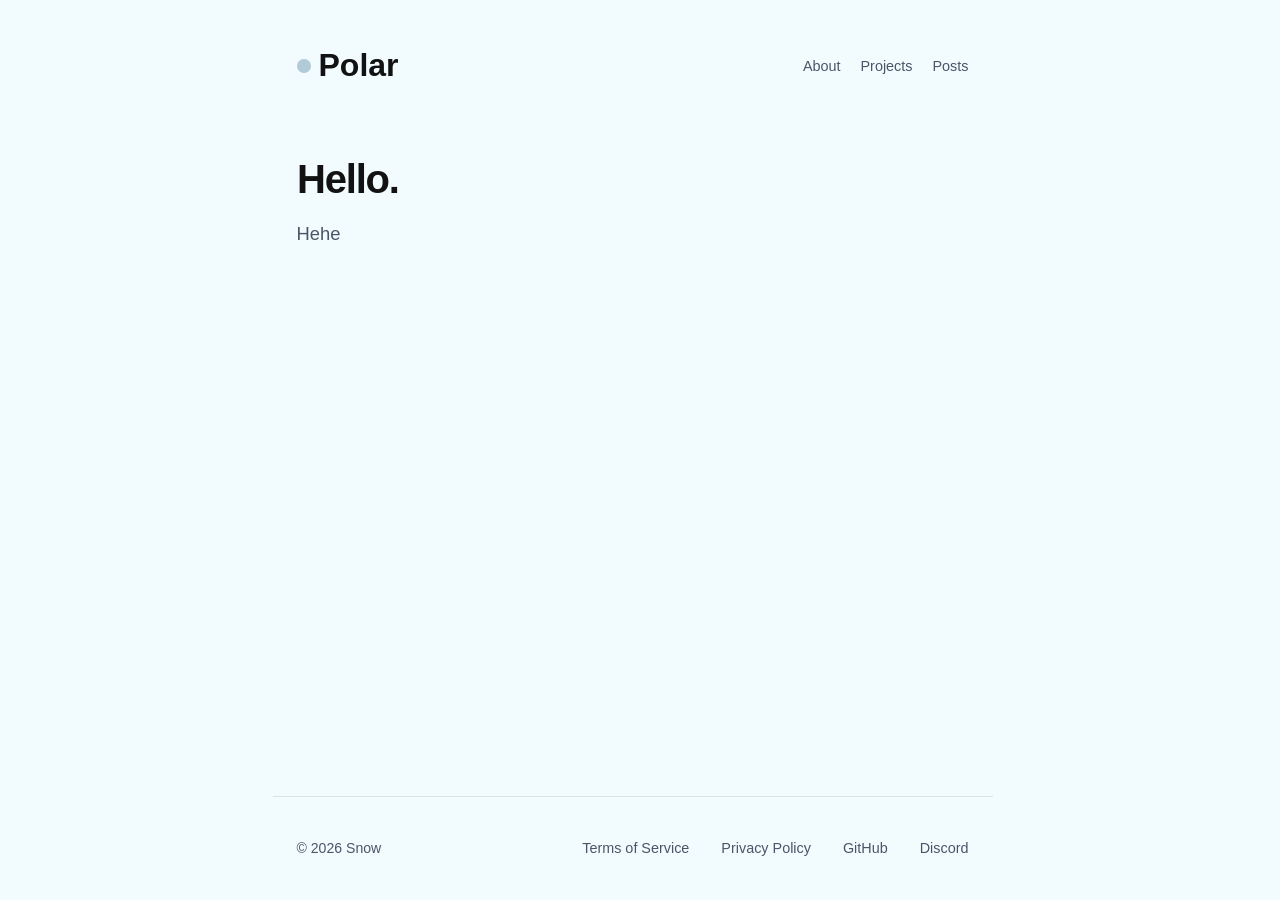
<file: index.html>
<!DOCTYPE html>
<html lang="en">

<head>
  <meta charset="UTF-8">
  <meta name="viewport" content="width=device-width, initial-scale=1.0">
  <title>Polar</title>
  <link rel="icon" type="image/svg+xml" href="favicon.svg">
  <link rel="stylesheet" href="style.css?v=4">
</head>

<body>

  <header class="container header">
    <a href="/" class="brand">
      <span class="color-dot"></span>
      <span>Polar</span>
    </a>
    <nav>
      <ul class="nav-links">
        <li><a href="/about">About</a></li>
        <li><a href="/projects">Projects</a></li>
        <li><a href="/posts">Posts</a></li>
      </ul>
    </nav>
  </header>

  <main class="container">
    <section class="section">
      <h1><span id="greeting" class="greeting-text">Hello.</span></h1>
      <p class="lead">
        Hehe
      </p>
    </section>
  </main>

  <footer class="container footer">
    <p>&copy; 2026 Snow</p>
    <ul class="nav-links">
      <li><a href="/terms">Terms of Service</a></li>
      <li><a href="/privacy">Privacy Policy</a></li>
      <li><a href="https://github.com/adieltan" target="_blank" rel="noopener">GitHub</a></li>
      <li><a href="https://discord.gg/dHGqUZNqCu" target="_blank" rel="noopener">Discord</a></li>
    </ul>
  </footer>

  <script>
    const greetings = [
      "Hello.",
      "你好。",
      "Hallo.",
      "안녕하세요.",
      "Apa khabar?",
    ];
    let i = 0;
    const el = document.getElementById("greeting");

    setInterval(() => {
      el.classList.add("fade-out");
      setTimeout(() => {
        i = (i + 1) % greetings.length;
        el.textContent = greetings[i];
        el.style.transform = "translateY(6px)";
        el.offsetHeight; // Force reflow
        el.classList.remove("fade-out");
        el.style.transform = "";
      }, 350);
    }, 2200);
  </script>
</body>

</html>
</file>
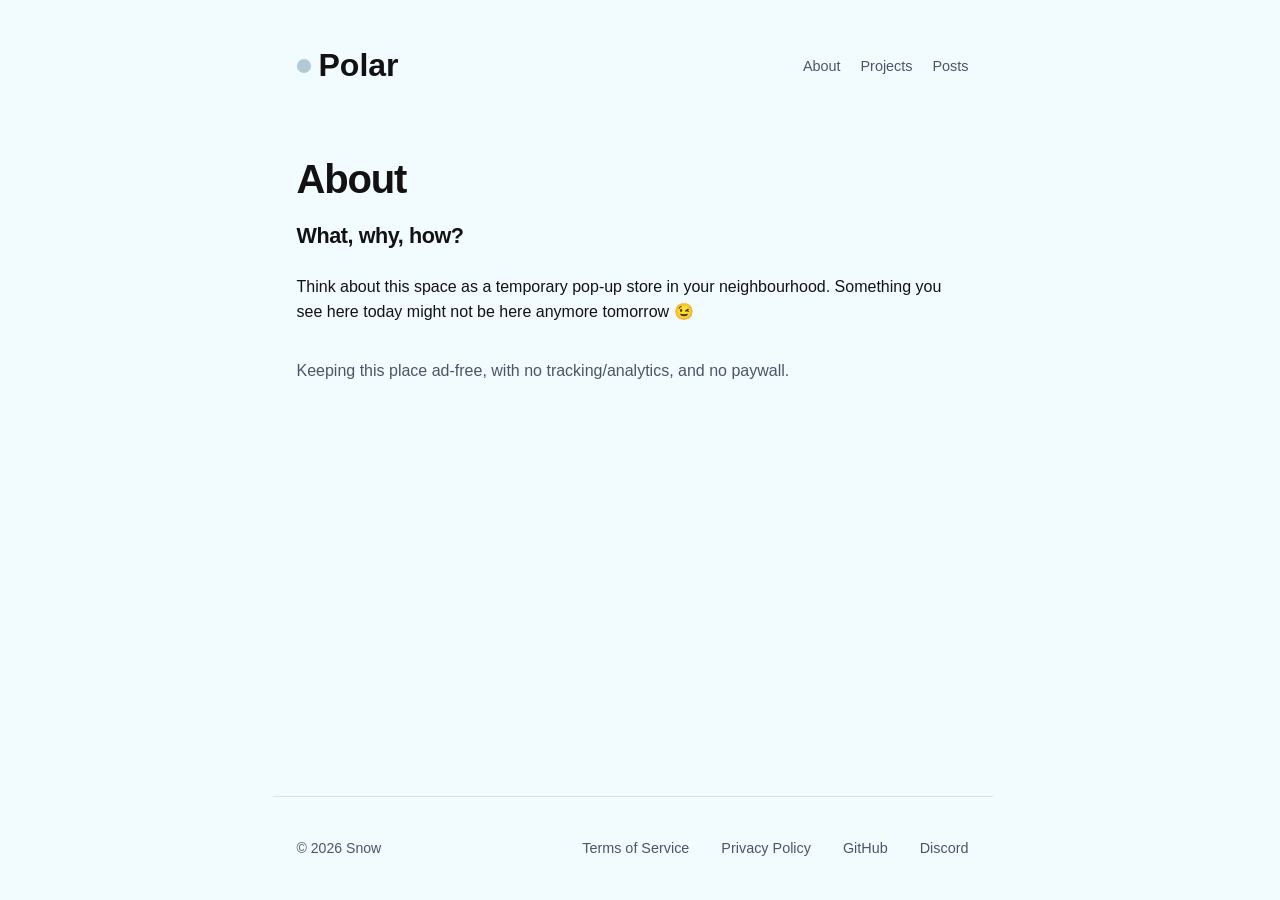
<file: about.html>
<!DOCTYPE html>
<html lang="en">

<head>
  <meta charset="UTF-8">
  <meta name="viewport" content="width=device-width, initial-scale=1.0">
  <title>About - Polar</title>
  <link rel="icon" type="image/svg+xml" href="favicon.svg">
  <link rel="stylesheet" href="style.css?v=3">
</head>

<body>

  <header class="container header">
    <a href="/" class="brand">
      <span class="color-dot"></span>
      <span>Polar</span>
    </a>
    <nav>
      <ul class="nav-links">
        <li><a href="/about">About</a></li>
        <li><a href="/projects">Projects</a></li>
        <li><a href="/posts">Posts</a></li>
      </ul>
    </nav>
  </header>

  <main class="container">
    <section class="section">
      <h1>About</h1>
      <h2>What, why, how?</h2>
      <p>
        Think about this space as a temporary pop-up store in your neighbourhood.
        Something you see here today might not be here anymore tomorrow 😉

      </p>

      <div
        style="margin-top: 2rem; display: flex; flex-direction: column; gap: 1.5rem; color: var(--text-muted); line-height: 1.7;">
        <p>
          Keeping this place ad-free, with no tracking/analytics, and no paywall.
        </p>

      </div>
    </section>
  </main>

  <footer class="container footer">
    <p>&copy; 2026 Snow</p>
    <ul class="nav-links">
      <li><a href="/terms">Terms of Service</a></li>
      <li><a href="/privacy">Privacy Policy</a></li>
      <li><a href="https://github.com/adieltan" target="_blank" rel="noopener">GitHub</a></li>
      <li><a href="https://discord.gg/dHGqUZNqCu" target="_blank" rel="noopener">Discord</a></li>
    </ul>
  </footer>

</body>

</html>
</file>
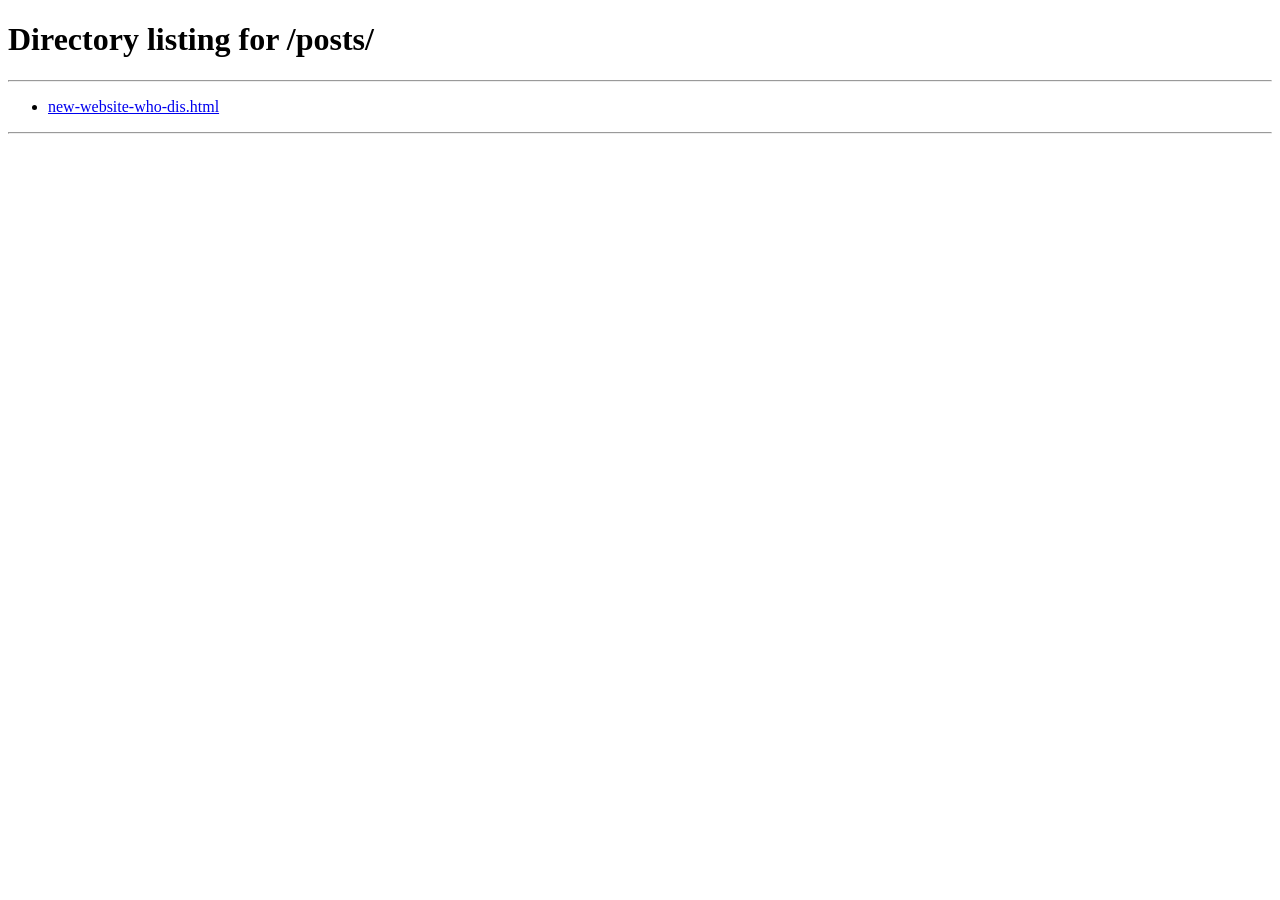
<file: post.html>
<!DOCTYPE html>
<html lang="en">

<head>
  <meta charset="UTF-8">
  <meta name="viewport" content="width=device-width, initial-scale=1.0">
  <title>Redirecting... - Polar</title>
  <script>
    const params = new URLSearchParams(window.location.search);
    const slug = params.get("post");
    if (slug) {
      window.location.replace("/posts/" + encodeURIComponent(slug));
    } else {
      window.location.replace("/posts");
    }
  </script>
</head>

<body style="font-family: system-ui, sans-serif; padding: 2rem; color: #4b5563;">
  <p>Redirecting to article... <a id="fallback" href="/posts" style="color: #2563eb;">Click here if not redirected</a>.</p>
  <script>
    const params = new URLSearchParams(window.location.search);
    const slug = params.get("post");
    if (slug) {
      const fb = document.getElementById("fallback");
      fb.href = "/posts/" + encodeURIComponent(slug);
    }
  </script>
</body>

</html>
</file>
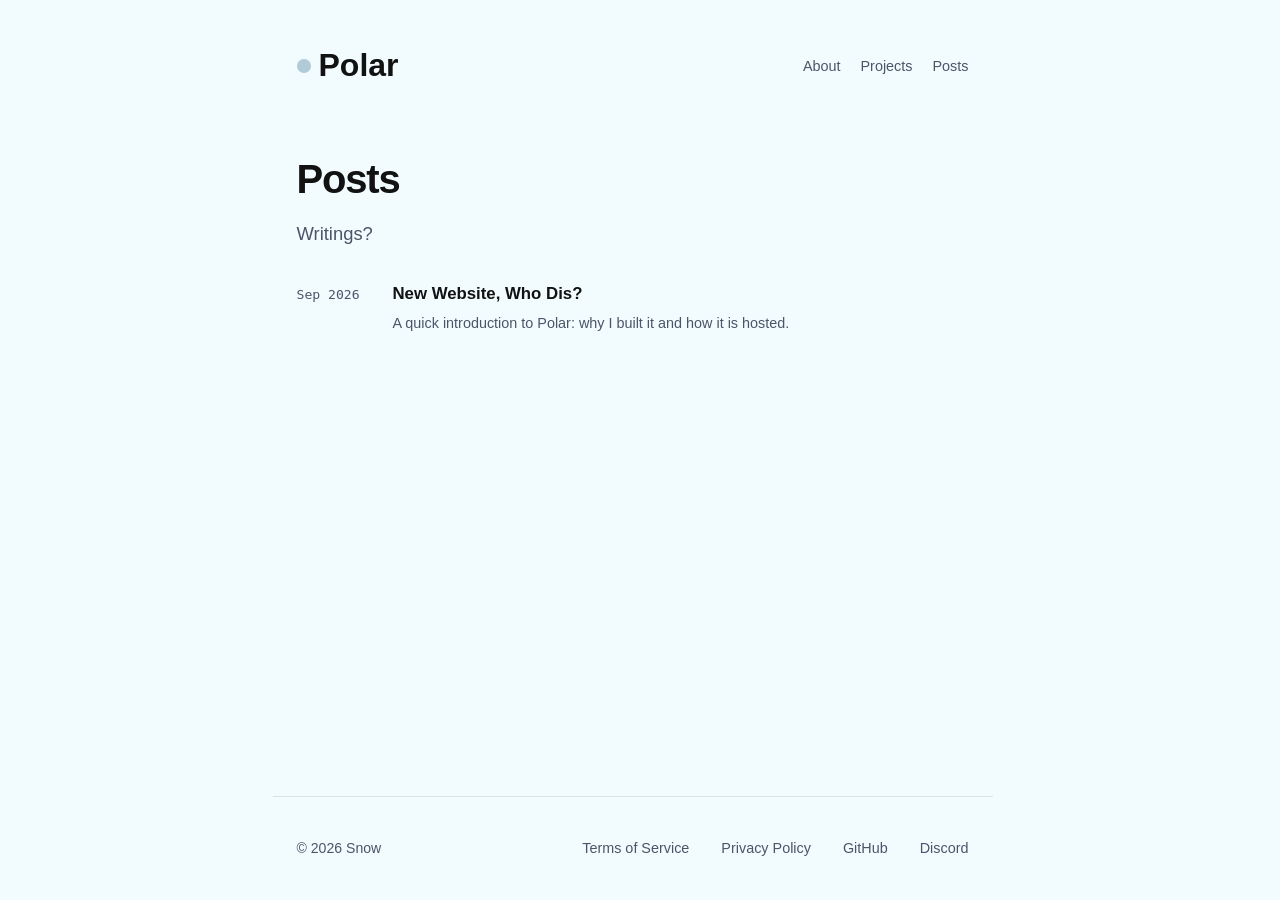
<file: posts.html>
<!DOCTYPE html>
<html lang="en">

<head>
  <meta charset="UTF-8">
  <meta name="viewport" content="width=device-width, initial-scale=1.0">
  <title>Posts - Polar</title>
  <link rel="icon" type="image/svg+xml" href="/favicon.svg">
  <link rel="stylesheet" href="/style.css?v=4">
</head>

<body>

  <header class="container header">
    <a href="/" class="brand">
      <span class="color-dot"></span>
      <span>Polar</span>
    </a>
    <nav>
      <ul class="nav-links">
        <li><a href="/about">About</a></li>
        <li><a href="/projects">Projects</a></li>
        <li><a href="/posts">Posts</a></li>
      </ul>
    </nav>
  </header>

  <main class="container">
    <section class="section">
      <h1>Posts</h1>
      <p class="lead">
        Writings?
      </p>

      <div style="margin-top: 2rem;">
        <ul class="posts-list">
          <li class="post-item">
            <div class="post-meta">
              <span class="post-date">Sep 2026</span>
              <a href="/posts/new-website-who-dis" class="post-title">New Website, Who Dis?</a>
            </div>
            <p class="post-desc">A quick introduction to Polar: why I built it and how it is hosted.</p>
          </li>
        </ul>
      </div>
    </section>
  </main>

  <footer class="container footer">
    <p>&copy; 2026 Snow</p>
    <ul class="nav-links">
      <li><a href="/terms">Terms of Service</a></li>
      <li><a href="/privacy">Privacy Policy</a></li>
      <li><a href="https://github.com/adieltan" target="_blank" rel="noopener">GitHub</a></li>
      <li><a href="https://discord.gg/dHGqUZNqCu" target="_blank" rel="noopener">Discord</a></li>
    </ul>
  </footer>

</body>

</html>
</file>
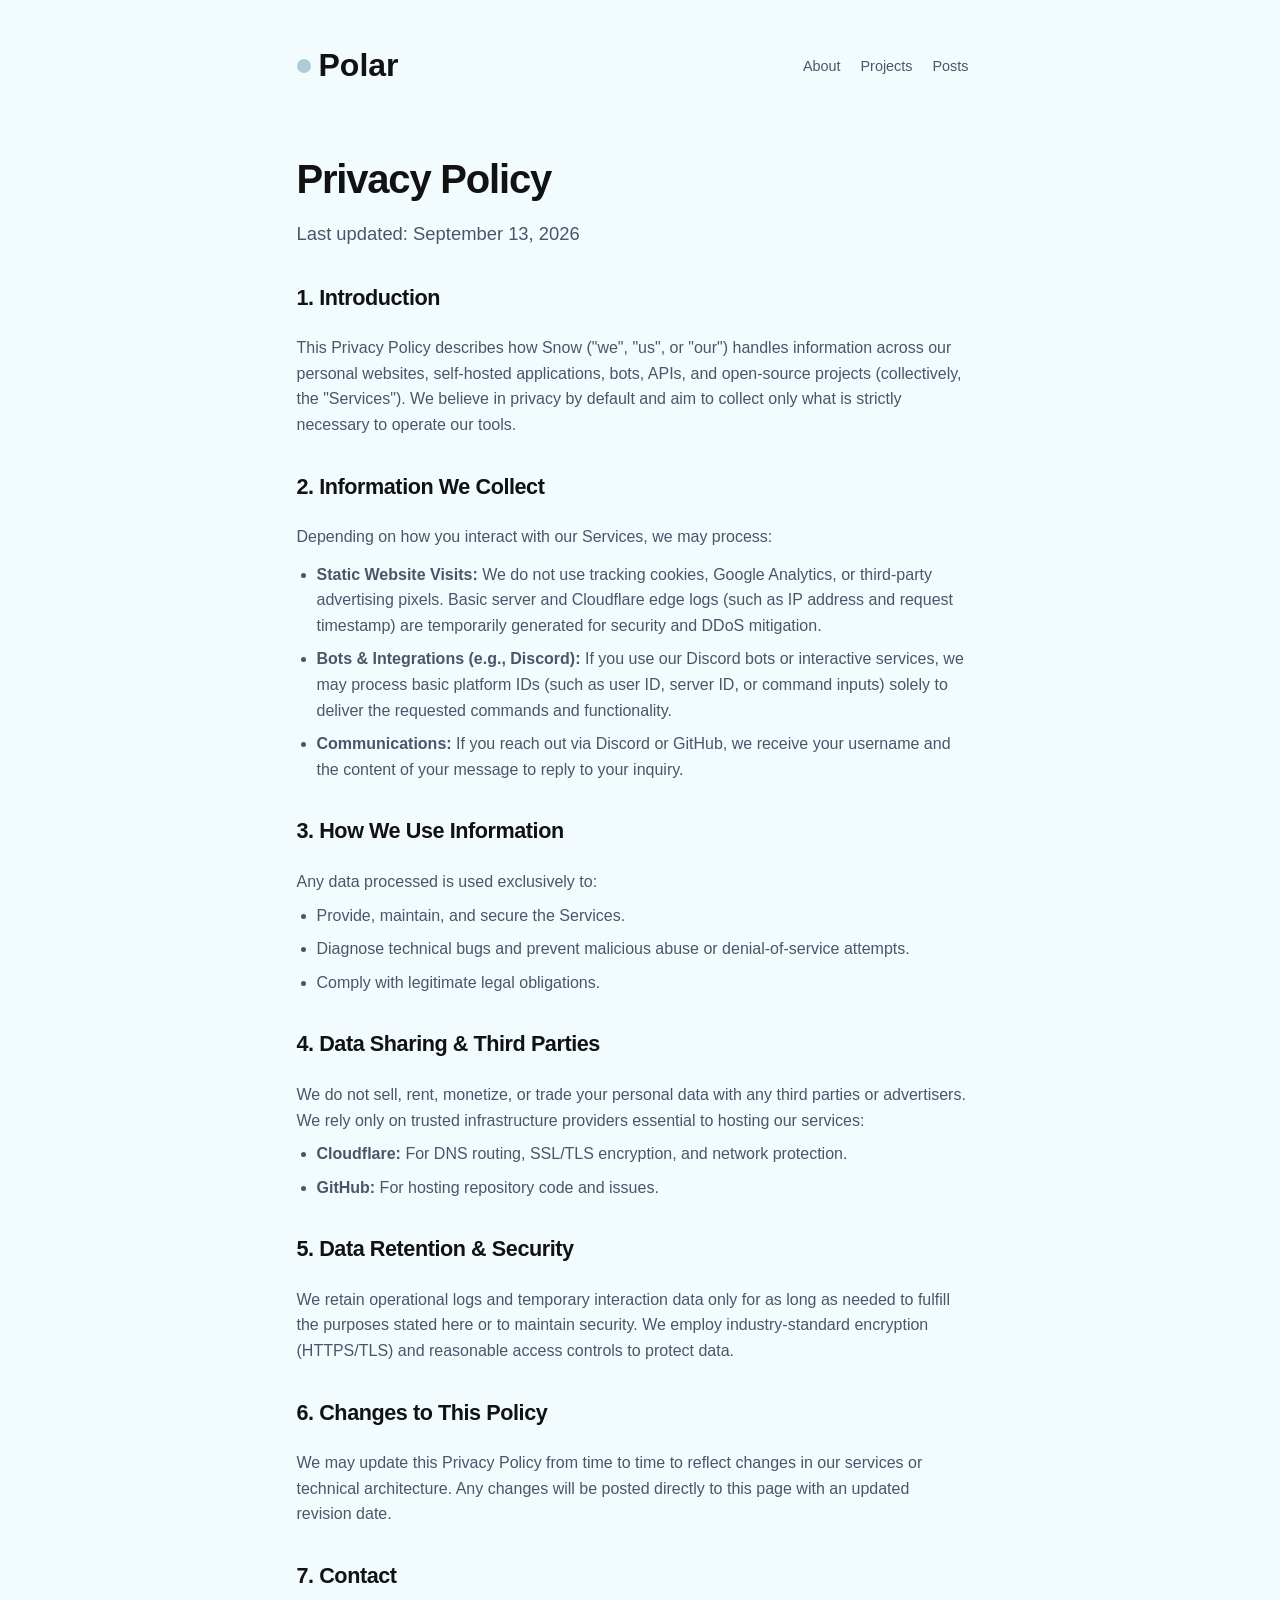
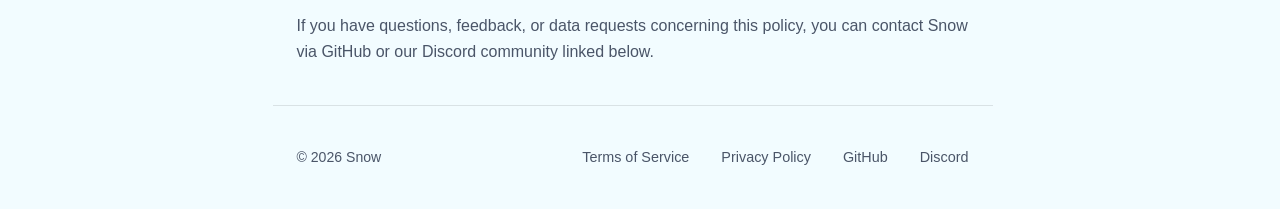
<file: privacy.html>
<!DOCTYPE html>
<html lang="en">

<head>
  <meta charset="UTF-8">
  <meta name="viewport" content="width=device-width, initial-scale=1.0">
  <title>Privacy Policy - Polar</title>
  <link rel="icon" type="image/svg+xml" href="favicon.svg">
  <link rel="stylesheet" href="style.css?v=3">
</head>

<body>

  <header class="container header">
    <a href="/" class="brand">
      <span class="color-dot"></span>
      <span>Polar</span>
    </a>
    <nav>
      <ul class="nav-links">
        <li><a href="/about">About</a></li>
        <li><a href="/projects">Projects</a></li>
        <li><a href="/posts">Posts</a></li>
      </ul>
    </nav>
  </header>

  <main class="container">
    <section class="section">
      <h1>Privacy Policy</h1>
      <p class="lead">Last updated: September 13, 2026</p>

      <div style="margin-top: 2rem; display: flex; flex-direction: column; gap: 2rem;">
        <div>
          <h2>1. Introduction</h2>
          <p style="color: var(--text-muted); line-height: 1.6;">
            This Privacy Policy describes how Snow ("we", "us", or "our") handles information across our personal websites, self-hosted applications, bots, APIs, and open-source projects (collectively, the "Services"). We believe in privacy by default and aim to collect only what is strictly necessary to operate our tools.
          </p>
        </div>

        <div>
          <h2>2. Information We Collect</h2>
          <p style="color: var(--text-muted); line-height: 1.6; margin-bottom: 0.75rem;">
            Depending on how you interact with our Services, we may process:
          </p>
          <ul style="color: var(--text-muted); line-height: 1.6; padding-left: 1.25rem; display: flex; flex-direction: column; gap: 0.5rem;">
            <li><strong>Static Website Visits:</strong> We do not use tracking cookies, Google Analytics, or third-party advertising pixels. Basic server and Cloudflare edge logs (such as IP address and request timestamp) are temporarily generated for security and DDoS mitigation.</li>
            <li><strong>Bots & Integrations (e.g., Discord):</strong> If you use our Discord bots or interactive services, we may process basic platform IDs (such as user ID, server ID, or command inputs) solely to deliver the requested commands and functionality.</li>
            <li><strong>Communications:</strong> If you reach out via Discord or GitHub, we receive your username and the content of your message to reply to your inquiry.</li>
          </ul>
        </div>

        <div>
          <h2>3. How We Use Information</h2>
          <p style="color: var(--text-muted); line-height: 1.6;">
            Any data processed is used exclusively to:
          </p>
          <ul style="color: var(--text-muted); line-height: 1.6; padding-left: 1.25rem; margin-top: 0.5rem; display: flex; flex-direction: column; gap: 0.5rem;">
            <li>Provide, maintain, and secure the Services.</li>
            <li>Diagnose technical bugs and prevent malicious abuse or denial-of-service attempts.</li>
            <li>Comply with legitimate legal obligations.</li>
          </ul>
        </div>

        <div>
          <h2>4. Data Sharing & Third Parties</h2>
          <p style="color: var(--text-muted); line-height: 1.6;">
            We do not sell, rent, monetize, or trade your personal data with any third parties or advertisers. We rely only on trusted infrastructure providers essential to hosting our services:
          </p>
          <ul style="color: var(--text-muted); line-height: 1.6; padding-left: 1.25rem; margin-top: 0.5rem; display: flex; flex-direction: column; gap: 0.5rem;">
            <li><strong>Cloudflare:</strong> For DNS routing, SSL/TLS encryption, and network protection.</li>
            <li><strong>GitHub:</strong> For hosting repository code and issues.</li>
          </ul>
        </div>

        <div>
          <h2>5. Data Retention & Security</h2>
          <p style="color: var(--text-muted); line-height: 1.6;">
            We retain operational logs and temporary interaction data only for as long as needed to fulfill the purposes stated here or to maintain security. We employ industry-standard encryption (HTTPS/TLS) and reasonable access controls to protect data.
          </p>
        </div>

        <div>
          <h2>6. Changes to This Policy</h2>
          <p style="color: var(--text-muted); line-height: 1.6;">
            We may update this Privacy Policy from time to time to reflect changes in our services or technical architecture. Any changes will be posted directly to this page with an updated revision date.
          </p>
        </div>

        <div>
          <h2>7. Contact</h2>
          <p style="color: var(--text-muted); line-height: 1.6;">
            If you have questions, feedback, or data requests concerning this policy, you can contact Snow via GitHub or our Discord community linked below.
          </p>
        </div>
      </div>
    </section>
  </main>

  <footer class="container footer">
    <p>&copy; 2026 Snow</p>
    <ul class="nav-links">
      <li><a href="/terms">Terms of Service</a></li>
      <li><a href="/privacy">Privacy Policy</a></li>
      <li><a href="https://github.com/adieltan" target="_blank" rel="noopener">GitHub</a></li>
      <li><a href="https://discord.gg/dHGqUZNqCu" target="_blank" rel="noopener">Discord</a></li>
    </ul>
  </footer>

</body>

</html>
</file>
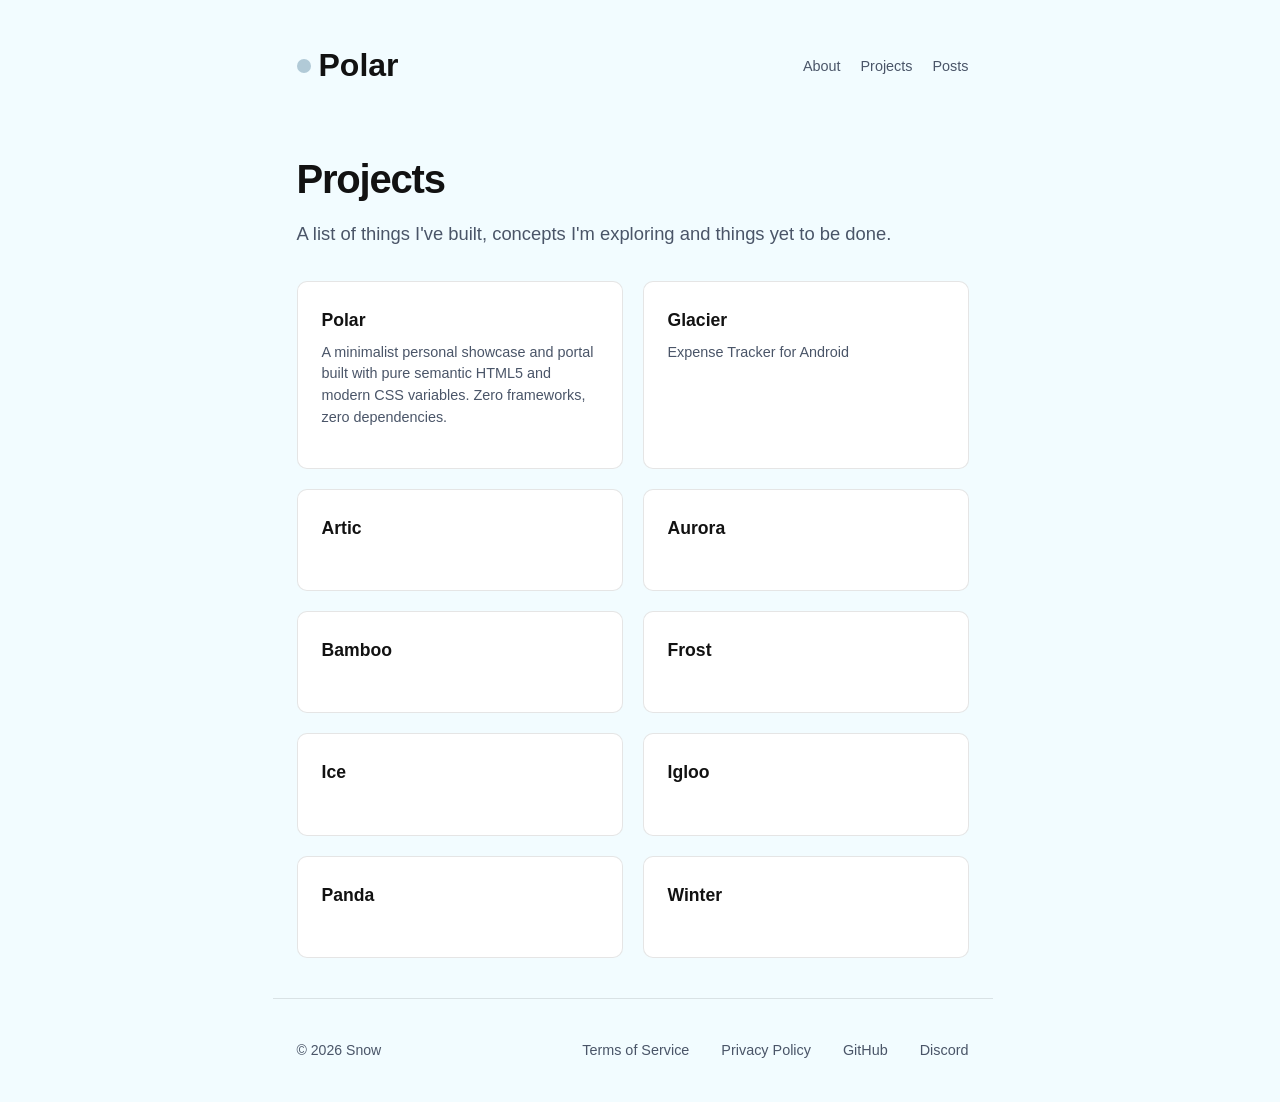
<file: projects.html>
<!DOCTYPE html>
<html lang="en">

<head>
  <meta charset="UTF-8">
  <meta name="viewport" content="width=device-width, initial-scale=1.0">
  <title>Projects - Polar</title>
  <link rel="icon" type="image/svg+xml" href="favicon.svg">
  <link rel="stylesheet" href="style.css?v=5">
</head>

<body>

  <header class="container header">
    <a href="/" class="brand">
      <span class="color-dot"></span>
      <span>Polar</span>
    </a>
    <nav>
      <ul class="nav-links">
        <li><a href="/about">About</a></li>
        <li><a href="/projects">Projects</a></li>
        <li><a href="/posts">Posts</a></li>
      </ul>
    </nav>
  </header>

  <main class="container">
    <section class="section">
      <h1>Projects</h1>
      <p class="lead">
        A list of things I've built, concepts I'm exploring and things yet to be done.
      </p>

      <div class="grid" style="margin-top: 2rem;">
        <a href="https://github.com/adieltan/polar" target="_blank" rel="noopener" class="card">
          <h3>Polar</h3>
          <p>A minimalist personal showcase and portal built with pure semantic HTML5 and modern CSS variables. Zero
            frameworks, zero dependencies.</p>
        </a>

        <a href="https://glacier.909090909.xyz" target="_blank" rel="noopener" class="card">
          <h3>Glacier</h3>
          <p>Expense Tracker for Android</p>
        </a>

        <div class="card">
          <h3>Artic</h3>
          <p></p>
        </div>

        <div class="card">
          <h3>Aurora</h3>
          <p></p>
        </div>

        <div class="card">
          <h3>Bamboo</h3>
          <p></p>
        </div>

        <div class="card">
          <h3>Frost</h3>
          <p></p>
        </div>

        <div class="card">
          <h3>Ice</h3>
          <p></p>
        </div>

        <div class="card">
          <h3>Igloo</h3>
          <p></p>
        </div>

        <div class="card">
          <h3>Panda</h3>
          <p></p>
        </div>

        <div class="card">
          <h3>Winter</h3>
          <p></p>
        </div>
      </div>
    </section>
  </main>

  <footer class="container footer">
    <p>&copy; 2026 Snow</p>
    <ul class="nav-links">
      <li><a href="/terms">Terms of Service</a></li>
      <li><a href="/privacy">Privacy Policy</a></li>
      <li><a href="https://github.com/adieltan" target="_blank" rel="noopener">GitHub</a></li>
      <li><a href="https://discord.gg/dHGqUZNqCu" target="_blank" rel="noopener">Discord</a></li>
    </ul>
  </footer>

</body>

</html>
</file>
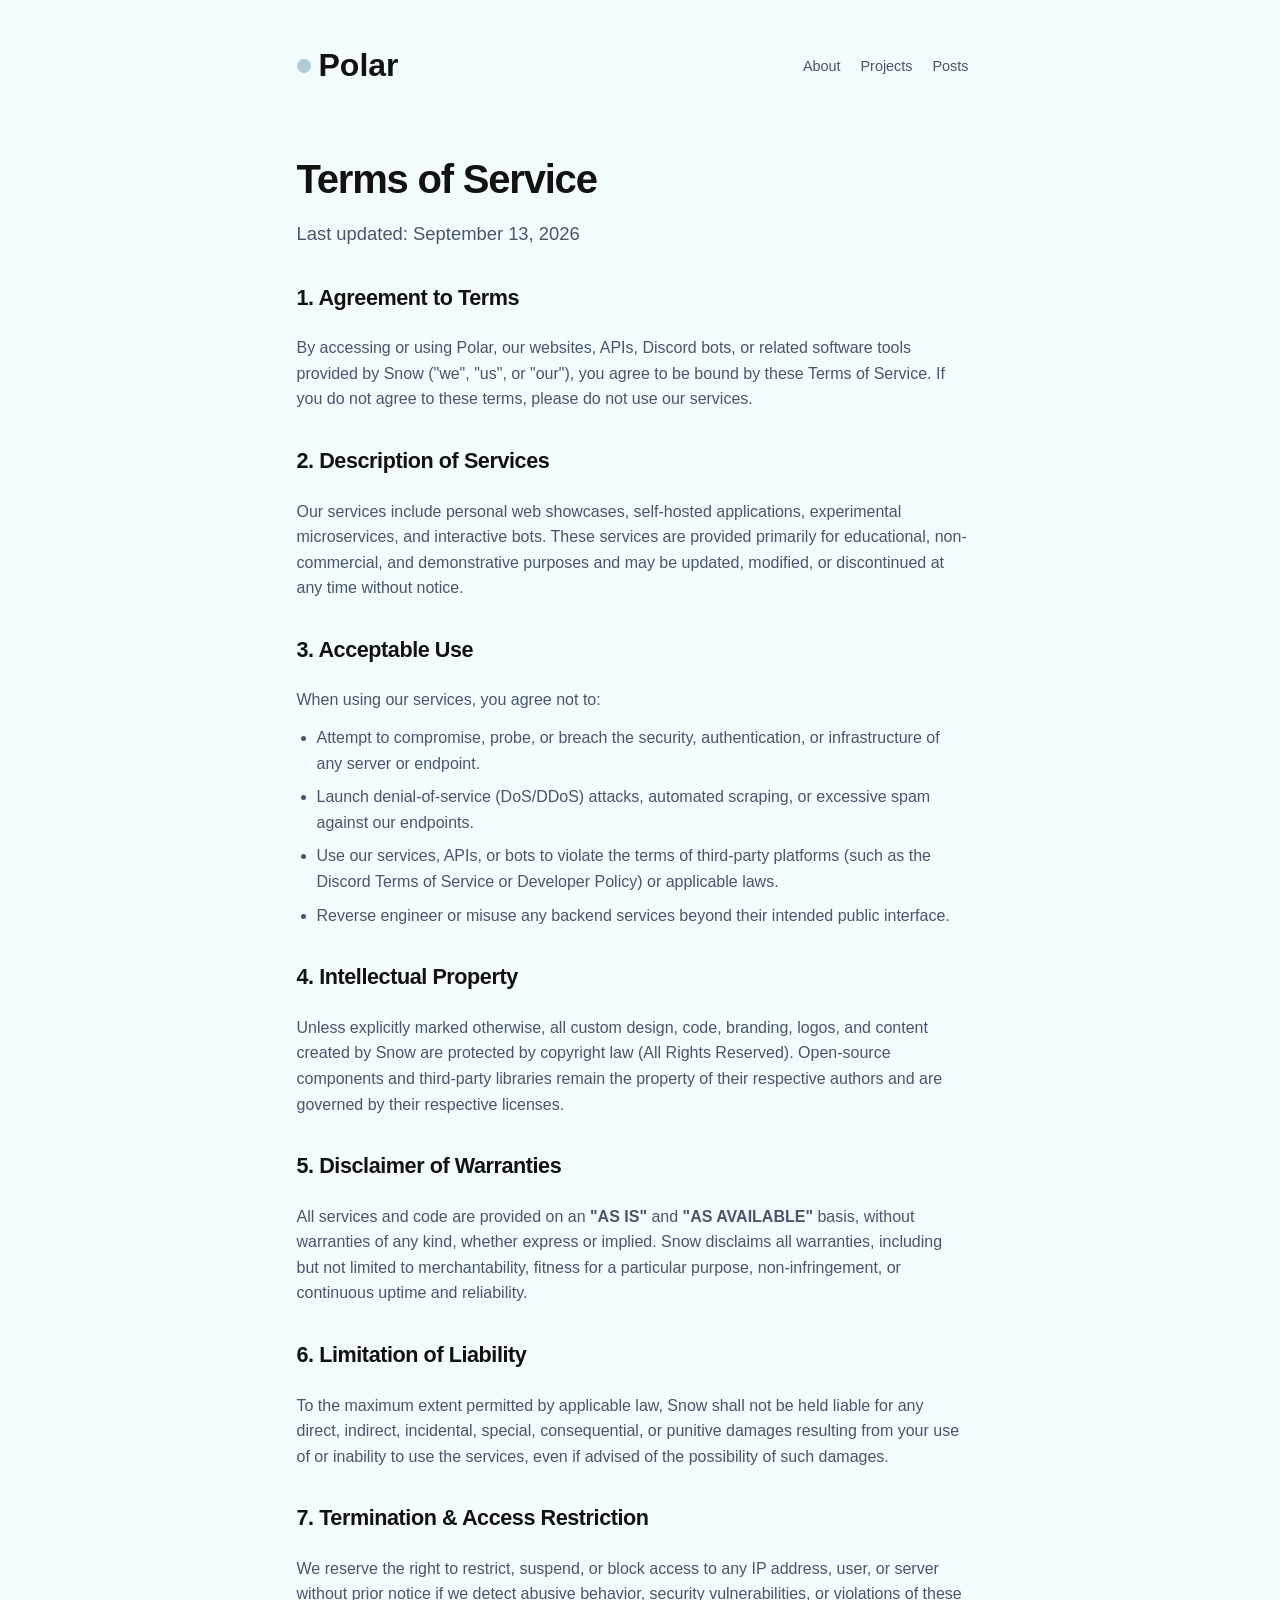
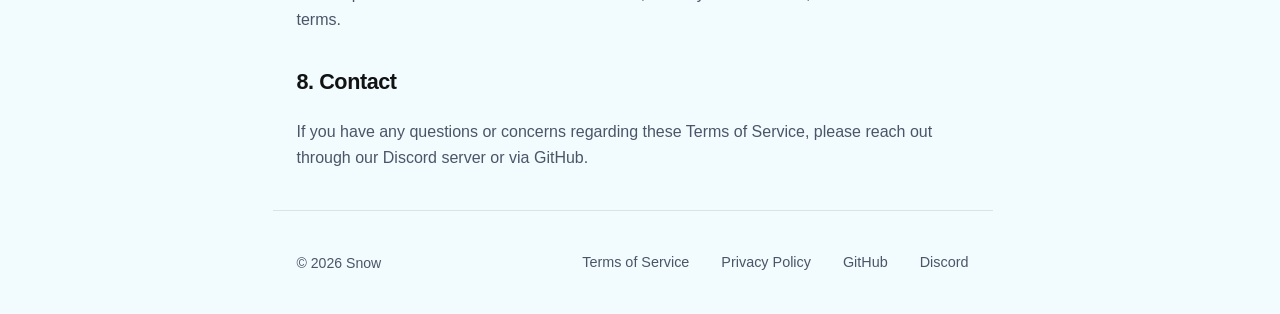
<file: terms.html>
<!DOCTYPE html>
<html lang="en">

<head>
  <meta charset="UTF-8">
  <meta name="viewport" content="width=device-width, initial-scale=1.0">
  <title>Terms of Service - Polar</title>
  <link rel="icon" type="image/svg+xml" href="favicon.svg">
  <link rel="stylesheet" href="style.css?v=3">
</head>

<body>

  <header class="container header">
    <a href="/" class="brand">
      <span class="color-dot"></span>
      <span>Polar</span>
    </a>
    <nav>
      <ul class="nav-links">
        <li><a href="/about">About</a></li>
        <li><a href="/projects">Projects</a></li>
        <li><a href="/posts">Posts</a></li>
      </ul>
    </nav>
  </header>

  <main class="container">
    <section class="section">
      <h1>Terms of Service</h1>
      <p class="lead">Last updated: September 13, 2026</p>

      <div style="margin-top: 2rem; display: flex; flex-direction: column; gap: 2rem;">
        <div>
          <h2>1. Agreement to Terms</h2>
          <p style="color: var(--text-muted); line-height: 1.6;">
            By accessing or using Polar, our websites, APIs, Discord bots, or related software tools provided by Snow
            ("we", "us", or "our"), you agree to be bound by these Terms of Service. If you do not agree to these terms,
            please do not use our services.
          </p>
        </div>

        <div>
          <h2>2. Description of Services</h2>
          <p style="color: var(--text-muted); line-height: 1.6;">
            Our services include personal web showcases, self-hosted applications, experimental microservices, and
            interactive bots. These services are provided primarily for educational, non-commercial, and demonstrative
            purposes and may be updated, modified, or discontinued at any time without notice.
          </p>
        </div>

        <div>
          <h2>3. Acceptable Use</h2>
          <p style="color: var(--text-muted); line-height: 1.6; margin-bottom: 0.75rem;">
            When using our services, you agree not to:
          </p>
          <ul
            style="color: var(--text-muted); line-height: 1.6; padding-left: 1.25rem; display: flex; flex-direction: column; gap: 0.5rem;">
            <li>Attempt to compromise, probe, or breach the security, authentication, or infrastructure of any server or
              endpoint.</li>
            <li>Launch denial-of-service (DoS/DDoS) attacks, automated scraping, or excessive spam against our
              endpoints.</li>
            <li>Use our services, APIs, or bots to violate the terms of third-party platforms (such as the Discord Terms
              of Service or Developer Policy) or applicable laws.</li>
            <li>Reverse engineer or misuse any backend services beyond their intended public interface.</li>
          </ul>
        </div>

        <div>
          <h2>4. Intellectual Property</h2>
          <p style="color: var(--text-muted); line-height: 1.6;">
            Unless explicitly marked otherwise, all custom design, code, branding, logos, and content created by Snow
            are protected by copyright law (All Rights Reserved). Open-source components and third-party libraries
            remain the property of their respective authors and are governed by their respective licenses.
          </p>
        </div>

        <div>
          <h2>5. Disclaimer of Warranties</h2>
          <p style="color: var(--text-muted); line-height: 1.6;">
            All services and code are provided on an <strong>"AS IS"</strong> and <strong>"AS AVAILABLE"</strong> basis,
            without warranties of any kind, whether express or implied. Snow disclaims all warranties, including but not
            limited to merchantability, fitness for a particular purpose, non-infringement, or continuous uptime and
            reliability.
          </p>
        </div>

        <div>
          <h2>6. Limitation of Liability</h2>
          <p style="color: var(--text-muted); line-height: 1.6;">
            To the maximum extent permitted by applicable law, Snow shall not be held liable for any direct, indirect,
            incidental, special, consequential, or punitive damages resulting from your use of or inability to use the
            services, even if advised of the possibility of such damages.
          </p>
        </div>

        <div>
          <h2>7. Termination & Access Restriction</h2>
          <p style="color: var(--text-muted); line-height: 1.6;">
            We reserve the right to restrict, suspend, or block access to any IP address, user, or server without prior
            notice if we detect abusive behavior, security vulnerabilities, or violations of these terms.
          </p>
        </div>

        <div>
          <h2>8. Contact</h2>
          <p style="color: var(--text-muted); line-height: 1.6;">
            If you have any questions or concerns regarding these Terms of Service, please reach out through our Discord
            server or via GitHub.
          </p>
        </div>
      </div>
    </section>
  </main>

  <footer class="container footer">
    <p>&copy; 2026 Snow</p>
    <ul class="nav-links">
      <li><a href="/terms">Terms of Service</a></li>
      <li><a href="/privacy">Privacy Policy</a></li>
      <li><a href="https://github.com/adieltan" target="_blank" rel="noopener">GitHub</a></li>
      <li><a href="https://discord.gg/dHGqUZNqCu" target="_blank" rel="noopener">Discord</a></li>
    </ul>
  </footer>

</body>

</html>
</file>
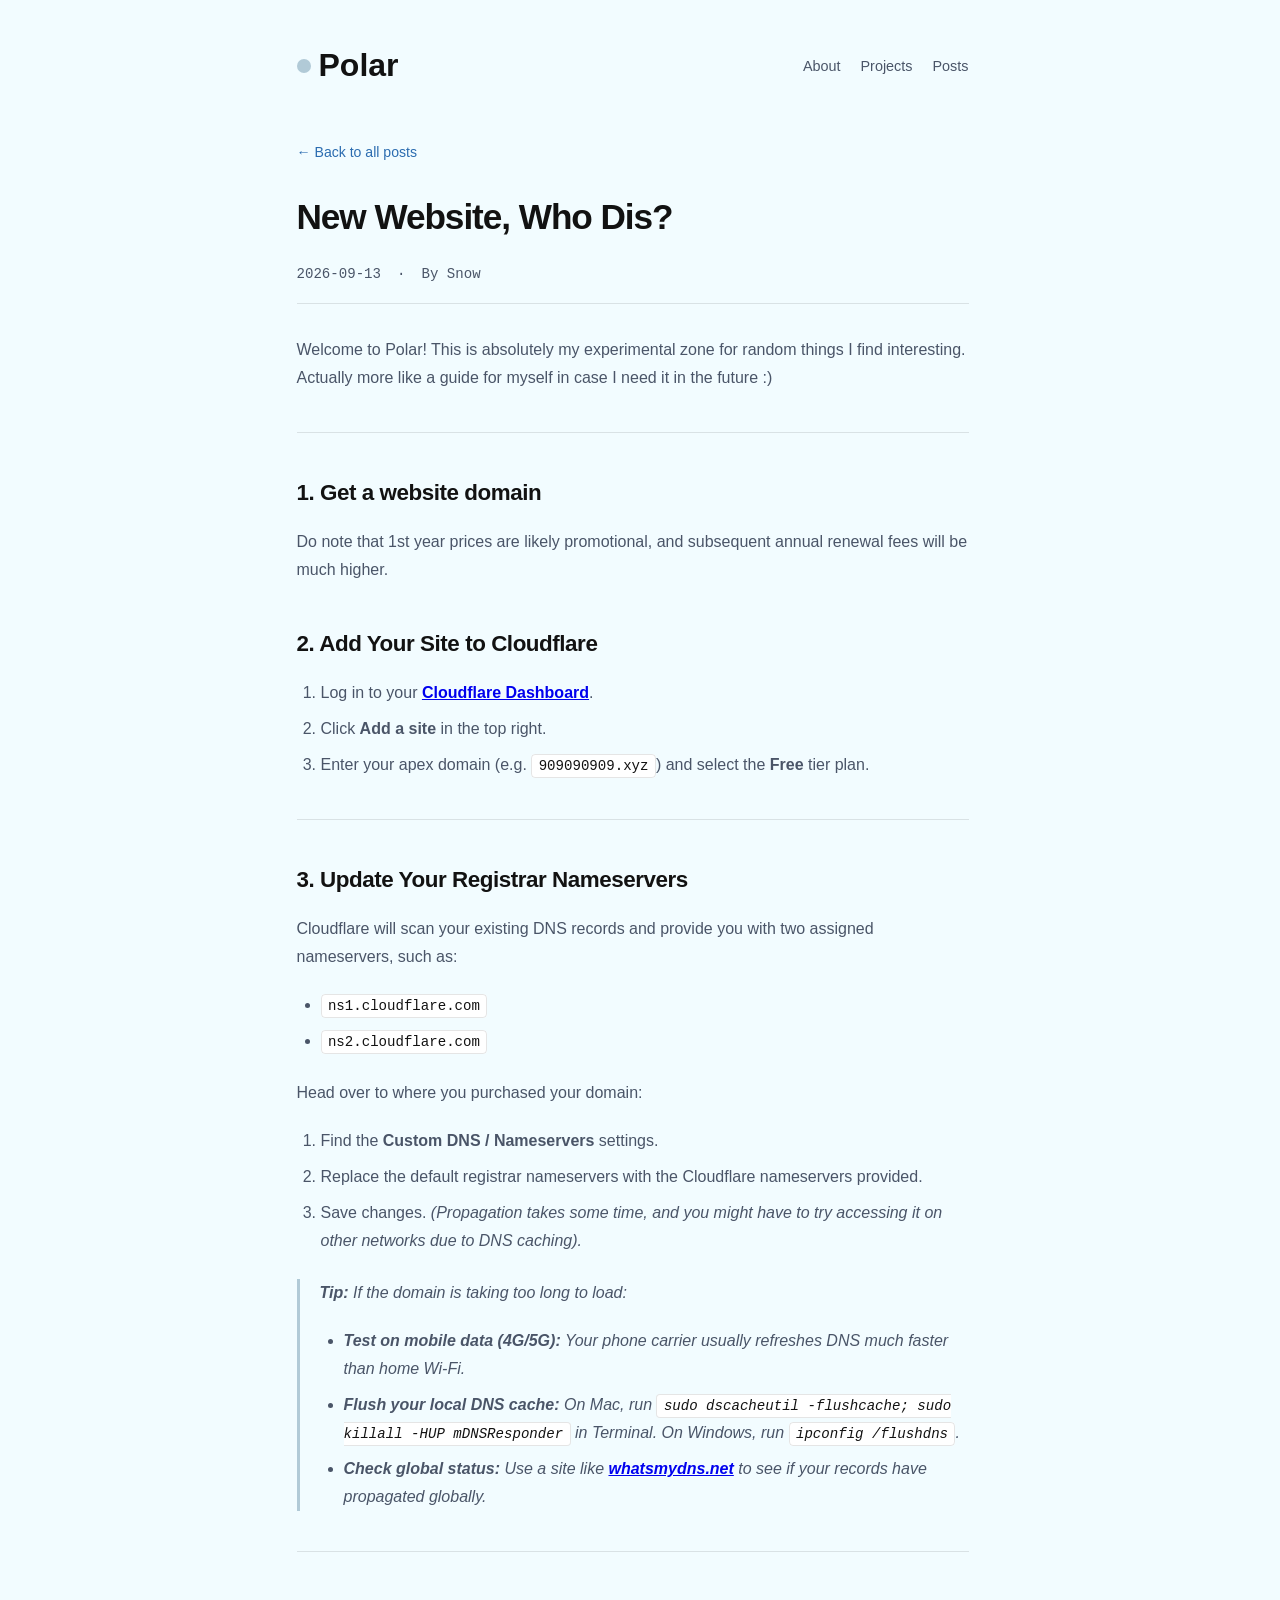
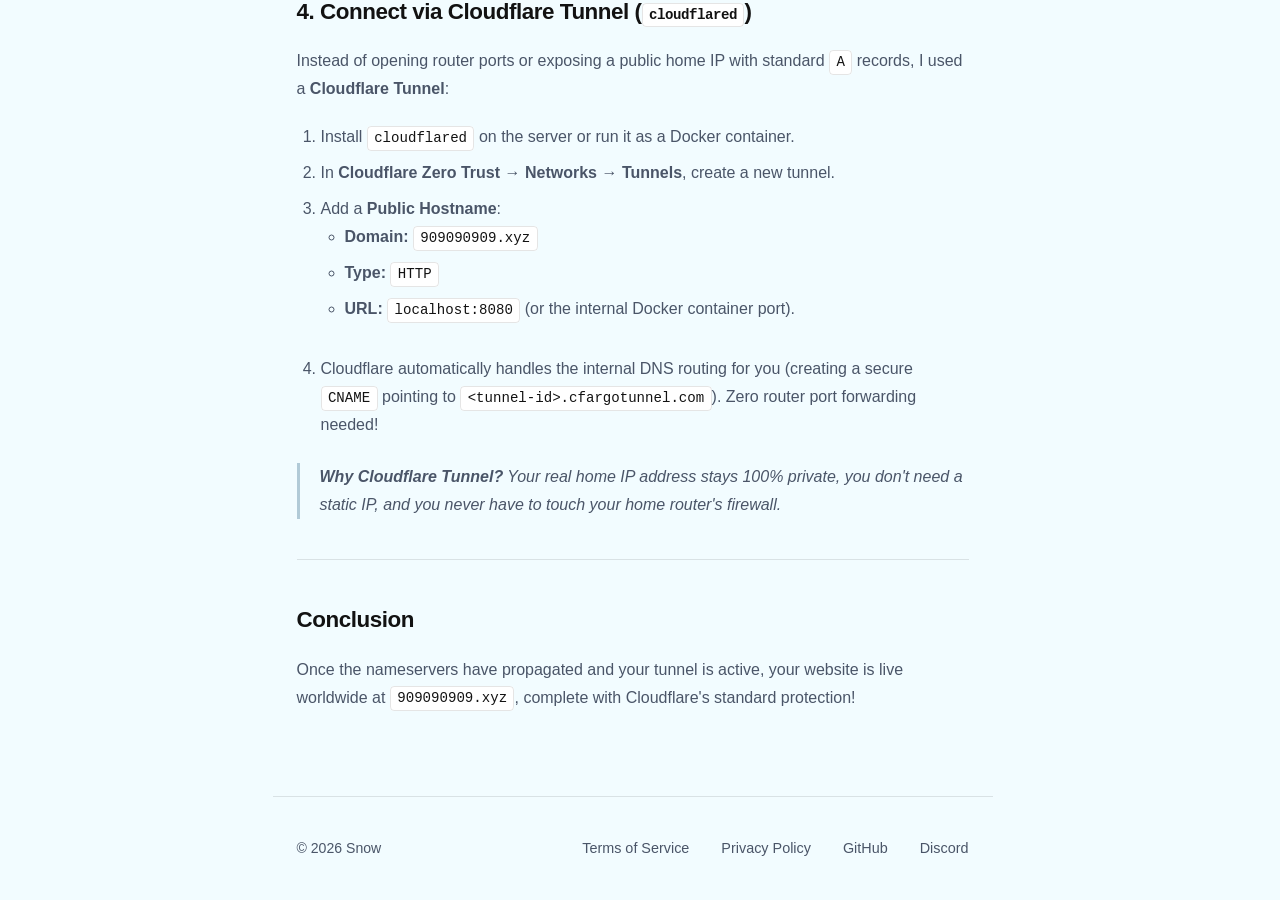
<file: posts/new-website-who-dis.html>
<!DOCTYPE html>
<html lang="en">

<head>
  <meta charset="UTF-8">
  <meta name="viewport" content="width=device-width, initial-scale=1.0">
  <title>New Website, Who Dis? - Polar</title>
  <link rel="icon" type="image/svg+xml" href="/favicon.svg">
  <link rel="stylesheet" href="/style.css?v=4">
</head>

<body>

  <header class="container header">
    <a href="/" class="brand">
      <span class="color-dot"></span>
      <span>Polar</span>
    </a>
    <nav>
      <ul class="nav-links">
        <li><a href="/about">About</a></li>
        <li><a href="/projects">Projects</a></li>
        <li><a href="/posts">Posts</a></li>
      </ul>
    </nav>
  </header>

  <main class="container">
    <div style="padding-top: 1.5rem;">
      <a href="/posts" class="link" style="display: inline-block; margin-bottom: 2rem;">&larr; Back to all posts</a>
    </div>

    <article class="article-body">
      <h1>New Website, Who Dis?</h1>

      <div style="display: flex; gap: 1rem; color: var(--text-muted); font-size: 0.88rem; font-family: var(--font-mono); margin-bottom: 2rem; border-bottom: 1px solid var(--border); padding-bottom: 1rem;">
        <time datetime="2026-09-13">2026-09-13</time>
        <span>&middot;</span>
        <span>By Snow</span>
      </div>

      <p>
        Welcome to Polar! This is absolutely my experimental zone for random things I find interesting.
        Actually more like a guide for myself in case I need it in the future :)
      </p>

      <hr>

      <h2>1. Get a website domain</h2>
      <p>Do note that 1st year prices are likely promotional, and subsequent annual renewal fees will be much higher.</p>

      <h2>2. Add Your Site to Cloudflare</h2>
      <ol>
        <li>Log in to your <strong><a href="https://dash.cloudflare.com/" target="_blank" rel="noopener">Cloudflare Dashboard</a></strong>.</li>
        <li>Click <strong>Add a site</strong> in the top right.</li>
        <li>Enter your apex domain (e.g. <code>909090909.xyz</code>) and select the <strong>Free</strong> tier plan.</li>
      </ol>

      <hr>

      <h2>3. Update Your Registrar Nameservers</h2>
      <p>Cloudflare will scan your existing DNS records and provide you with two assigned nameservers, such as:</p>
      <ul>
        <li><code>ns1.cloudflare.com</code></li>
        <li><code>ns2.cloudflare.com</code></li>
      </ul>

      <p>Head over to where you purchased your domain:</p>
      <ol>
        <li>Find the <strong>Custom DNS / Nameservers</strong> settings.</li>
        <li>Replace the default registrar nameservers with the Cloudflare nameservers provided.</li>
        <li>Save changes. <em>(Propagation takes some time, and you might have to try accessing it on other networks due to DNS caching).</em></li>
      </ol>

      <blockquote>
        <p><strong>Tip:</strong> If the domain is taking too long to load:</p>
        <ul>
          <li><strong>Test on mobile data (4G/5G):</strong> Your phone carrier usually refreshes DNS much faster than home Wi-Fi.</li>
          <li><strong>Flush your local DNS cache:</strong> On Mac, run <code>sudo dscacheutil -flushcache; sudo killall -HUP mDNSResponder</code> in Terminal. On Windows, run <code>ipconfig /flushdns</code>.</li>
          <li><strong>Check global status:</strong> Use a site like <strong><a href="https://www.whatsmydns.net/" target="_blank" rel="noopener">whatsmydns.net</a></strong> to see if your records have propagated globally.</li>
        </ul>
      </blockquote>

      <hr>

      <h2>4. Connect via Cloudflare Tunnel (<code>cloudflared</code>)</h2>
      <p>Instead of opening router ports or exposing a public home IP with standard <code>A</code> records, I used a <strong>Cloudflare Tunnel</strong>:</p>
      <ol>
        <li>Install <code>cloudflared</code> on the server or run it as a Docker container.</li>
        <li>In <strong>Cloudflare Zero Trust</strong> &rarr; <strong>Networks</strong> &rarr; <strong>Tunnels</strong>, create a new tunnel.</li>
        <li>Add a <strong>Public Hostname</strong>:
          <ul>
            <li><strong>Domain:</strong> <code>909090909.xyz</code></li>
            <li><strong>Type:</strong> <code>HTTP</code></li>
            <li><strong>URL:</strong> <code>localhost:8080</code> (or the internal Docker container port).</li>
          </ul>
        </li>
        <li>Cloudflare automatically handles the internal DNS routing for you (creating a secure <code>CNAME</code> pointing to <code>&lt;tunnel-id&gt;.cfargotunnel.com</code>). Zero router port forwarding needed!</li>
      </ol>

      <blockquote>
        <p><strong>Why Cloudflare Tunnel?</strong> Your real home IP address stays 100% private, you don't need a static IP, and you never have to touch your home router's firewall.</p>
      </blockquote>

      <hr>

      <h2>Conclusion</h2>
      <p>Once the nameservers have propagated and your tunnel is active, your website is live worldwide at <code>909090909.xyz</code>, complete with Cloudflare's standard protection!</p>
    </article>
  </main>

  <footer class="container footer">
    <p>&copy; 2026 Snow</p>
    <ul class="nav-links">
      <li><a href="/terms">Terms of Service</a></li>
      <li><a href="/privacy">Privacy Policy</a></li>
      <li><a href="https://github.com/adieltan" target="_blank" rel="noopener">GitHub</a></li>
      <li><a href="https://discord.gg/dHGqUZNqCu" target="_blank" rel="noopener">Discord</a></li>
    </ul>
  </footer>

</body>

</html>
</file>
<file: style.css>
:root {
  --bg: #f2fcff;
  --surface: #ffffff;
  --border: rgba(0, 0, 0, 0.1);
  --border-hover: #B1CAD7;

  --text: #121212;
  --text-muted: #4a5568;
  --accent: #B1CAD7;
  --link: #2b6cb0;

  --font-sans: -apple-system, BlinkMacSystemFont, "Segoe UI", Roboto, Helvetica, Arial, sans-serif;
  --font-mono: ui-monospace, SFMono-Regular, Menlo, Monaco, Consolas, monospace;

  --container: 720px;
}

html {
  scrollbar-gutter: stable;
}

* {
  box-sizing: border-box;
  margin: 0;
  padding: 0;
}

body {
  background-color: var(--bg);
  color: var(--text);
  font-family: var(--font-sans);
  line-height: 1.6;
  min-height: 100vh;
  display: flex;
  flex-direction: column;
}

.container {
  width: 100%;
  max-width: var(--container);
  margin: 0 auto;
  padding: 0 1.5rem;
}

/* Header */
.header {
  display: flex;
  justify-content: space-between;
  align-items: center;
  padding: 2.5rem 1.5rem 1.5rem;
}

.brand {
  display: flex;
  align-items: center;
  gap: 0.5rem;
  color: var(--text);
  text-decoration: none;
  font-weight: 600;
  font-size: 2rem;
}

.color-dot {
  width: 14px;
  height: 14px;
  border-radius: 50%;
  background-color: var(--accent);
}

.nav-links {
  display: flex;
  gap: 1.25rem;
  list-style: none;
}

.nav-links a {
  color: var(--text-muted);
  text-decoration: none;
  font-size: 0.9rem;
  transition: color 0.15s ease;
}

.nav-links a:hover {
  color: var(--text);
}

/* Sections */
.section {
  padding: 2.5rem 0;
}

h1 {
  font-size: 2.5rem;
  font-weight: 700;
  letter-spacing: -0.03em;
  line-height: 1.2;
  margin-bottom: 1rem;
}

/* Rotating Multilingual Greeting */
.greeting-text {
  display: inline-block;
  transition: opacity 0.35s ease, transform 0.35s ease;
  will-change: opacity, transform;
}

.greeting-text.fade-out {
  opacity: 0;
  transform: translateY(-6px);
}

h2 {
  font-size: 1.35rem;
  font-weight: 600;
  letter-spacing: -0.02em;
  margin-bottom: 1.25rem;
  color: var(--text);
}

.lead {
  font-size: 1.15rem;
  color: var(--text-muted);
  line-height: 1.6;
}

/* Grid & Cards */
.grid {
  display: grid;
  grid-template-columns: 1fr;
  gap: 1.25rem;
}

@media (min-width: 600px) {
  .grid {
    grid-template-columns: 1fr 1fr;
  }
}

.card {
  background: var(--surface);
  border: 1px solid var(--border);
  border-radius: 10px;
  padding: 1.5rem;
  transition: border-color 0.2s ease, transform 0.2s ease;
  display: flex;
  flex-direction: column;
  text-decoration: none !important;
  color: inherit;
}

.card:hover,
.card:focus,
.card:active,
.card:visited {
  text-decoration: none !important;
}

.card * {
  text-decoration: none !important;
}

.card:hover {
  border-color: var(--border-hover);
  transform: translateY(-2px);
}

.card h3 {
  font-size: 1.1rem;
  font-weight: 600;
  margin-bottom: 0.5rem;
  display: flex;
  align-items: center;
  gap: 0.5rem;
  color: var(--text);
}

.badge {
  font-size: 0.72rem;
  font-family: var(--font-mono);
  font-weight: 500;
  text-transform: uppercase;
  letter-spacing: 0.05em;
  padding: 0.15rem 0.45rem;
  border-radius: 4px;
  background: rgba(0, 0, 0, 0.06);
  color: var(--text-muted);
  border: 1px solid var(--border);
}

.card p {
  color: var(--text-muted);
  font-size: 0.9rem;
  line-height: 1.5;
  margin-bottom: 1rem;
}

.card .card-action {
  margin-top: auto;
}

.link {
  color: var(--link);
  text-decoration: none;
  font-size: 0.88rem;
  font-weight: 500;
}

.card:hover .link {
  text-decoration: none;
}

/* Posts / Writing List */
.posts-list {
  list-style: none;
  display: flex;
  flex-direction: column;
  gap: 1.5rem;
}

.post-item {
  display: flex;
  flex-direction: column;
  gap: 0.35rem;
}

.post-meta {
  display: flex;
  align-items: baseline;
  gap: 1rem;
}

.post-date {
  font-family: var(--font-mono);
  font-size: 0.82rem;
  color: var(--text-muted);
  min-width: 80px;
}

.post-title {
  font-size: 1.05rem;
  font-weight: 600;
  color: var(--text);
  text-decoration: none;
  transition: color 0.15s ease;
}

.post-title:hover {
  color: var(--link);
  text-decoration: underline;
}

.post-desc {
  color: var(--text-muted);
  font-size: 0.9rem;
  line-height: 1.5;
  padding-left: calc(80px + 1rem);
}

@media (max-width: 600px) {
  .post-meta {
    flex-direction: column;
    gap: 0.25rem;
  }

  .post-desc {
    padding-left: 0;
  }
}

/* Article Reader Typography */
.article-body {
  padding-bottom: 4rem;
  color: var(--text);
  line-height: 1.75;
}

.article-body h1 {
  font-size: 2.2rem;
  margin-bottom: 1.5rem;
  letter-spacing: -0.03em;
}

.article-body h2 {
  font-size: 1.4rem;
  margin-top: 2.5rem;
  margin-bottom: 1rem;
}

.article-body h3 {
  font-size: 1.15rem;
  margin-top: 2rem;
  margin-bottom: 0.75rem;
}

.article-body p {
  color: var(--text-muted);
  margin-bottom: 1.25rem;
  font-size: 1rem;
}

.article-body hr {
  border: 0;
  border-top: 1px solid var(--border);
  margin: 2.5rem 0;
}

.article-body ul, .article-body ol {
  color: var(--text-muted);
  margin-bottom: 1.5rem;
  padding-left: 1.5rem;
  display: flex;
  flex-direction: column;
  gap: 0.5rem;
}

.article-body code {
  font-family: var(--font-mono);
  background: var(--surface);
  border: 1px solid var(--border);
  padding: 0.2rem 0.4rem;
  border-radius: 4px;
  font-size: 0.88rem;
  color: var(--text);
}

.article-body pre {
  background: var(--surface);
  border: 1px solid var(--border);
  border-radius: 8px;
  padding: 1.25rem;
  overflow-x: auto;
  margin-bottom: 1.5rem;
}

.article-body pre code {
  background: transparent;
  border: 0;
  padding: 0;
  font-size: 0.88rem;
}

.article-body blockquote {
  border-left: 3px solid var(--accent);
  padding-left: 1.25rem;
  margin: 1.5rem 0;
  color: var(--text-muted);
  font-style: italic;
}

.article-body table {
  width: 100%;
  border-collapse: collapse;
  margin: 1.5rem 0;
  font-size: 0.92rem;
}

.article-body th, .article-body td {
  padding: 0.75rem 1rem;
  border: 1px solid var(--border);
  text-align: left;
}

.article-body th {
  background: var(--surface);
  color: var(--text);
}

/* Footer */
.footer {
  margin-top: auto;
  padding: 2.5rem 1.5rem;
  border-top: 1px solid var(--border);
  color: var(--text-muted);
  font-size: 0.88rem;

  display: flex;
  justify-content: space-between;
  align-items: center;
  gap: 2.5rem;
}

.footer .nav-links {
  gap: 2rem;
  flex-wrap: wrap;
}
</file>
